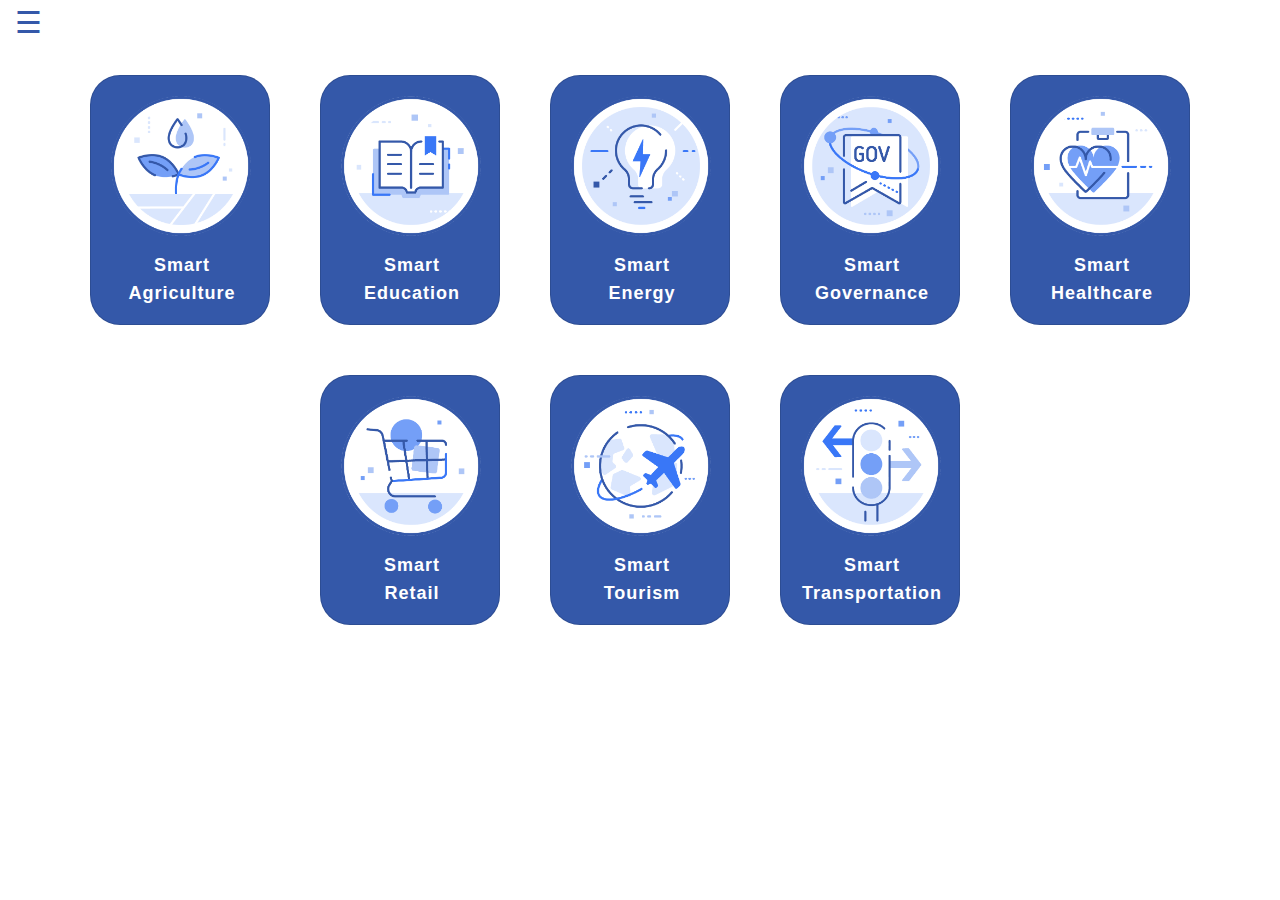
<file: 8class.html>
<!DOCTYPE html>
<html lang="en">

<head>
    <meta charset="UTF-8">
    <meta name="viewport" content="width=device-width, initial-scale=1.0">
    <meta http-equiv="X-UA-Compatible" content="ie=edge">
    <title>8class</title>
    <link rel="stylesheet" href="/css/bootstrap.css">
    <link rel="stylesheet" href="/css/main.css">
    <link rel="stylesheet" href="./css/class_card.css">
    <script src="./js/jquery.min.js"></script>
    <script src="./js/bootstrap.min.js"></script>
    <!--    <script src="js/loadjson.js"></script>-->
    <script src="/js/app.js"></script>
</head>

<body>
    <nav>
        <span class="menu-btn1" onclick="openNav()">&#9776; </span>
        <div id="mySidenav" class="sidenav">
            <a href="javascript:void(0)" class="closebtn" onclick="closeNav()">&times;</a>
            <a href="./index.html" class="home">Home</a>
            <div class="panel-group" id="accordion">
                <div class="panel panel-default">
                    <div class="panel-heading">
                        <h4 class="panel-title">
                            <a data-toggle="collapse" data-parent="#accordion" href="#collapseOne">
                                8 Categories of Smart Solutions
                            </a>
                        </h4>
                    </div>
                    <div id="collapseOne" class="panel-collapse collapse in">
                        <div class="panel-body">
                            <div class="dropdown">
                                <ul class="class">
                                    <div class="line"></div>
                                    <a href="./Service_company/Agriculture.html">Smart Agriculture</a>
                                    <a href="./Service_company/Education.html">Smart Education</a>
                                    <a href="./Service_company/Energy.html">Smart Energy</a>
                                    <a href="./Service_company/Governance.html">Smart Governance</a>
                                    <a href="./Service_company/Healthcare.html">Smart Healthcare</a>
                                    <a href="./Service_company/Retail.html">Smart Retail</a>
                                    <a href="./Service_company/Tourism.html">Smart Tourism</a>
                                    <a href="./Service_company/Transportation.html">Smart Transportation</a>
                                </ul>
                            </div>
                        </div>
                    </div>
                </div>
            </div>
        </div>
    </nav>
    <div class="cards">
        <a href="./Service_company/Agriculture.html" class="card">
            <div class="card-image">
                <img class="" src="./public/icon8/icon8_A.png" alt="">
            </div>
            <div class="card-body">
                <div>Smart</div>
                <div>Agriculture</div>
            </div>
        </a>
        <a href="./Service_company/Education.html" class="card">
            <div class="card-image">
                <img class="" src="./public/icon8/icon8_B.png" alt="">
            </div>
            <div class="card-body">
                <div>Smart</div>
                <div>Education</div>
            </div>
        </a>
        <a href="./Service_company/Energy.html" class="card">
            <div class="card-image">
                <img class="" src="./public/icon8/icon8_C.png" alt="">
            </div>
            <div class="card-body">
                <div>Smart</div>
                <div>Energy</div>
            </div>
        </a>
        <a href="./Service_company/Governance.html" class="card">
            <div class="card-image">
                <img class="" src="./public/icon8/icon8_D.png" alt="">
            </div>
            <div class="card-body">
                <div>Smart</div>
                <div>Governance</div>
            </div>
        </a>
        <a href="./Service_company/Healthcare.html" class="card">
            <div class="card-image">
                <img class="" src="./public/icon8/icon8_E.png" alt="">
            </div>
            <div class="card-body">
                <div>Smart</div>
                <div>Healthcare</div>
            </div>
        </a>
        <a href="./Service_company/Retail.html" class="card">
            <div class="card-image">
                <img class="" src="./public/icon8/icon8_F.png" alt="">
            </div>
            <div class="card-body">
                <div>Smart</div>
                <div>Retail</div>
            </div>
        </a>
        <a href="./Service_company/Tourism.html" class="card">
            <div class="card-image">
                <img class="" src="./public/icon8/icon8_G.png" alt="">
            </div>
            <div class="card-body">
                <div>Smart</div>
                <div>Tourism</div>
            </div>
        </a>
        <a href="./Service_company/Transportation.html" class="card">
            <div class="card-image">
                <img class="" src="./public/icon8/icon8_H.png" alt="">
            </div>
            <div class="card-body">
                <div>Smart</div>
                <div>Transportation</div>
            </div>
        </a>
    </div>

</body>

</html>
</file>
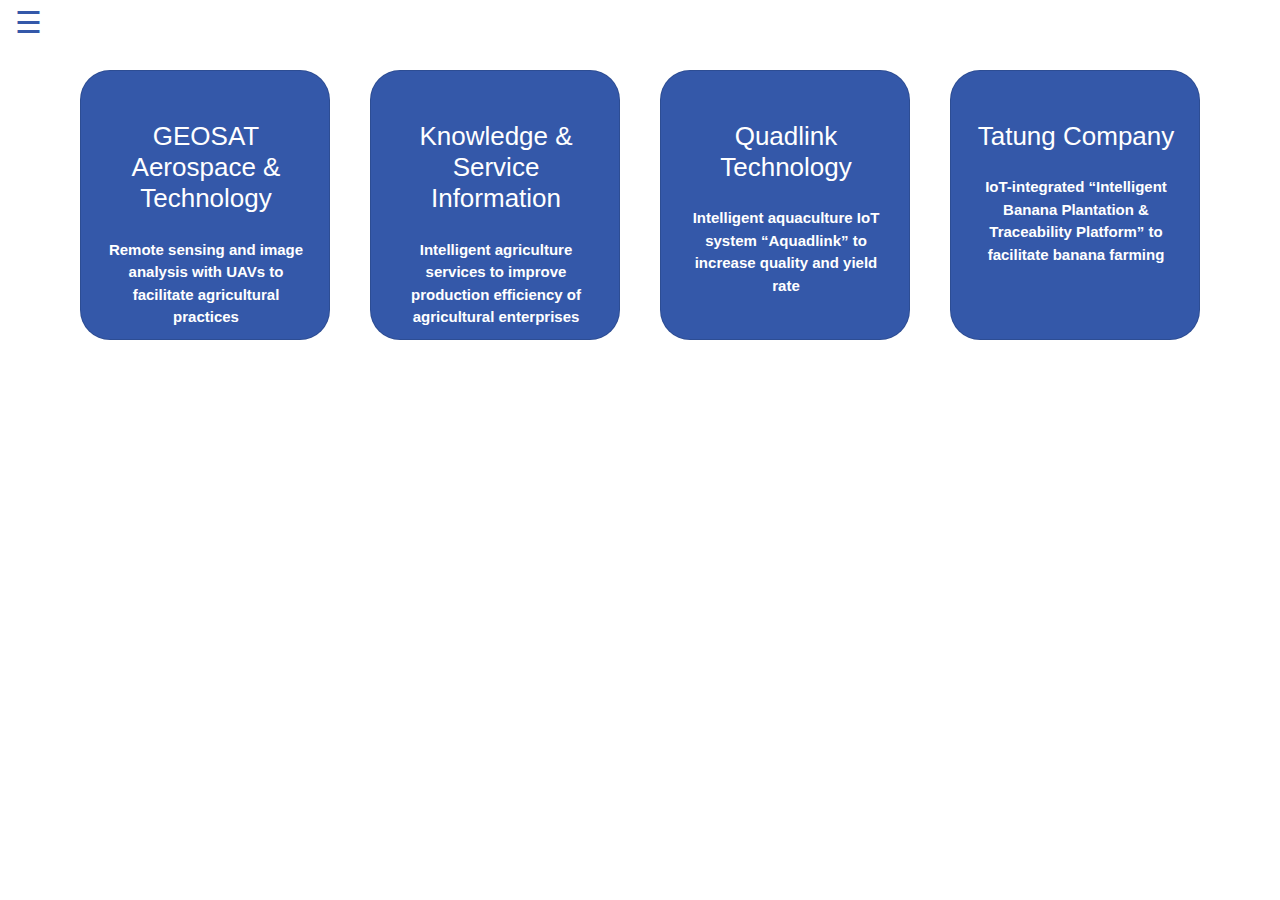
<file: Service_company/Agriculture.html>
<!DOCTYPE html>
<html lang="en">

<head>
    <meta charset="UTF-8">
    <meta name="viewport" content="width=device-width, initial-scale=1.0">
    <meta http-equiv="X-UA-Compatible" content="ie=edge">
    <title>service_company</title>
    <link rel="stylesheet" href="../css/bootstrap.css">
    <link rel="stylesheet" href="../css/main.css">
    <link rel="stylesheet" href="../css/company_card.css">
    <script src="../js/jquery.min.js"></script>
    <script src="../js/bootstrap.min.js"></script>
    <!--    <script src="../js/loadjson.js"></script>-->
    <script src="../js/app.js"></script>
</head>

<body>
    <nav>
        <span class="menu-btn1" onclick="openNav()">&#9776; </span>
        <div id="mySidenav" class="sidenav">
            <a href="javascript:void(0)" class="closebtn" onclick="closeNav()">&times;</a>
            <a href="../index.html" class="home">Home</a>
            <div class="panel-group" id="accordion">
                <div class="panel panel-default">
                    <div class="panel-heading">
                        <h4 class="panel-title">
                            <a data-toggle="collapse" data-parent="#accordion" href="#collapseOne">
                                8 Categories of Smart Solutions
                            </a>
                        </h4>
                    </div>
                    <div id="collapseOne" class="panel-collapse collapse in">
                        <div class="panel-body">
                            <div class="dropdown">
                                <ul class="class">
                                    <div class="line"></div>
                                    <a href="./Agriculture.html">Smart Agriculture</a>
                                    <a href="./Education.html">Smart Education</a>
                                    <a href="./Energy.html">Smart Energy</a>
                                    <a href="./Governance.html">Smart Governance</a>
                                    <a href="./Healthcare.html">Smart Healthcare</a>
                                    <a href="./Retail.html">Smart Retail</a>
                                    <a href="./Tourism.html">Smart Tourism</a>
                                    <a href="./Transportation.html">Smart Transportation</a>
                                </ul>
                            </div>
                        </div>
                    </div>
                </div>
            </div>
        </div>
    </nav>
    <div class="cards">
        <a href="../Detailed_case.html?id=1" class="card">
            <div class="card-body">
                <h3>GEOSAT Aerospace & Technology</h3>
                <p>Remote sensing and image analysis with UAVs to facilitate agricultural practices </p>
            </div>
        </a>
        <a href="../Detailed_case.html?id=2" class="card">
            <div class="card-body">
                <h3>Knowledge & Service Information</h3>
                <p>Intelligent agriculture services to improve production efficiency of agricultural enterprises</p>
            </div>
        </a>
        <a href="../Detailed_case.html?id=3" class="card">
            <!--            <img class="Company-logo" src="https://picsum.photos/190/100?image=103" alt="">-->
            <div class="card-body">
                <h3>Quadlink Technology</h3>
                <p>Intelligent aquaculture IoT system “Aquadlink” to increase quality and yield rate</p>
            </div>
        </a>
        <a href="../Detailed_case.html?id=4" class="card">
            <div class="card-body">
                <h3>Tatung Company</h3>
                <p>IoT-integrated “Intelligent Banana Plantation & Traceability Platform” to facilitate banana farming</p>
            </div>
        </a>
        <!-- <a href="../Detailed_case.html?id=20" class="card">
            <div class="card-body">
                <h3>LIDAR Technology, GEOSAT Aerospace & Technology</h3>
                <p>The odor sensor on the unmanned aerial vehicle (UAV) sensitive to detect any source of air pollution</p>
            </div>
        </a>
        <a href="../Detailed_case.html?id=22" class="card">
            <div class="card-body">
                <h3>Knowledge & Service Information</h3>
                <p> • Header: Intelligent agriculture services to improve production efficiency of agricultural
                    enterprises</p>
            </div>
        </a> -->
    </div>

</body>

</html>
</file>
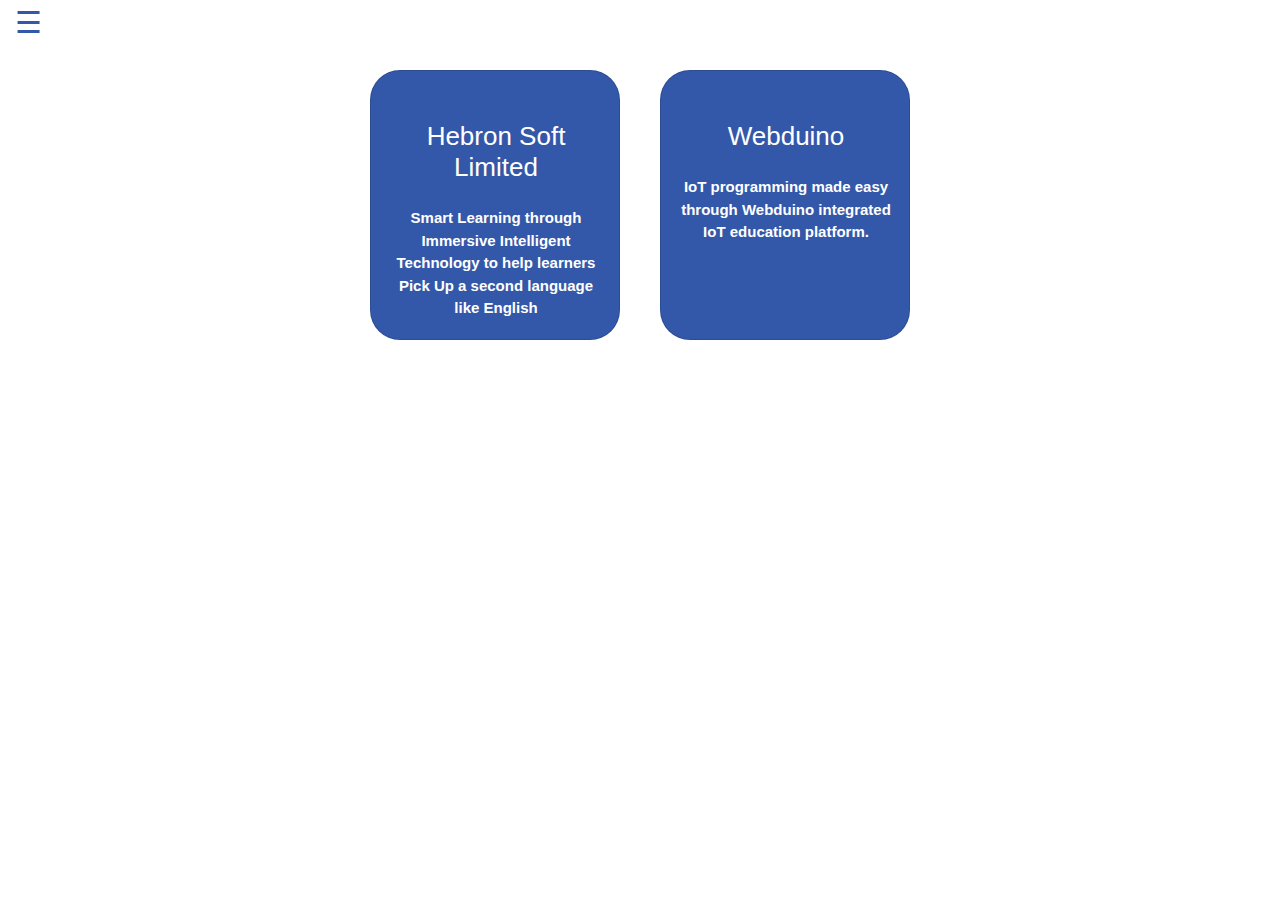
<file: Service_company/Education.html>
<!DOCTYPE html>
<html lang="en">

<head>
    <meta charset="UTF-8">
    <meta name="viewport" content="width=device-width, initial-scale=1.0">
    <meta http-equiv="X-UA-Compatible" content="ie=edge">
    <title>service_company</title>
    <link rel="stylesheet" href="../css/bootstrap.css">
    <link rel="stylesheet" href="../css/main.css">
    <link rel="stylesheet" href="../css/company_card.css">
    <script src="../js/jquery.min.js"></script>
    <script src="../js/bootstrap.min.js"></script>
    <!--    <script src="../js/loadjson.js"></script>-->
    <script src="../js/app.js"></script>
</head>

<body>
    <nav>
        <span class="menu-btn1" onclick="openNav()">&#9776; </span>
        <div id="mySidenav" class="sidenav">
            <a href="javascript:void(0)" class="closebtn" onclick="closeNav()">&times;</a>
            <a href="../index.html" class="home">Home</a>
            <div class="panel-group" id="accordion">
                <div class="panel panel-default">
                    <div class="panel-heading">
                        <h4 class="panel-title">
                            <a data-toggle="collapse" data-parent="#accordion" href="#collapseOne">
                                8 Categories of Smart Solutions
                            </a>
                        </h4>
                    </div>
                    <div id="collapseOne" class="panel-collapse collapse in">
                        <div class="panel-body">
                            <div class="dropdown">
                                <ul class="class">
                                    <div class="line"></div>
                                    <a href="./Agriculture.html">Smart Agriculture</a>
                                    <a href="./Education.html">Smart Education</a>
                                    <a href="./Energy.html">Smart Energy</a>
                                    <a href="./Governance.html">Smart Governance</a>
                                    <a href="./Healthcare.html">Smart Healthcare</a>
                                    <a href="./Retail.html">Smart Retail</a>
                                    <a href="./Tourism.html">Smart Tourism</a>
                                    <a href="./Transportation.html">Smart Transportation</a>
                                </ul>
                            </div>
                        </div>
                    </div>
                </div>
            </div>
        </div>
    </nav>
    <div class="cards">
        <a href="../Detailed_case.html?id=5" class="card">
            <div class="card-body">
                <h3>Hebron Soft Limited</h3>
                <p>Smart Learning through Immersive Intelligent Technology to help learners Pick Up a second language
                    like English</p>
            </div>
        </a>
        <a href="../Detailed_case.html?id=6" class="card">
            <div class="card-body">
                <h3>Webduino</h3>
                <p>IoT programming made easy through Webduino integrated IoT education platform.</p>
            </div>
        </a>
        <!-- <a href="../Detailed_case.html?id=42" class="card">
            <div class="card-body">
                <h3>Webduino</h3>
                <p>IoT programming made easy through Webduino integrated IoT education platform.</p>
            </div>
        </a> -->


    </div>

</body>

</html>
</file>
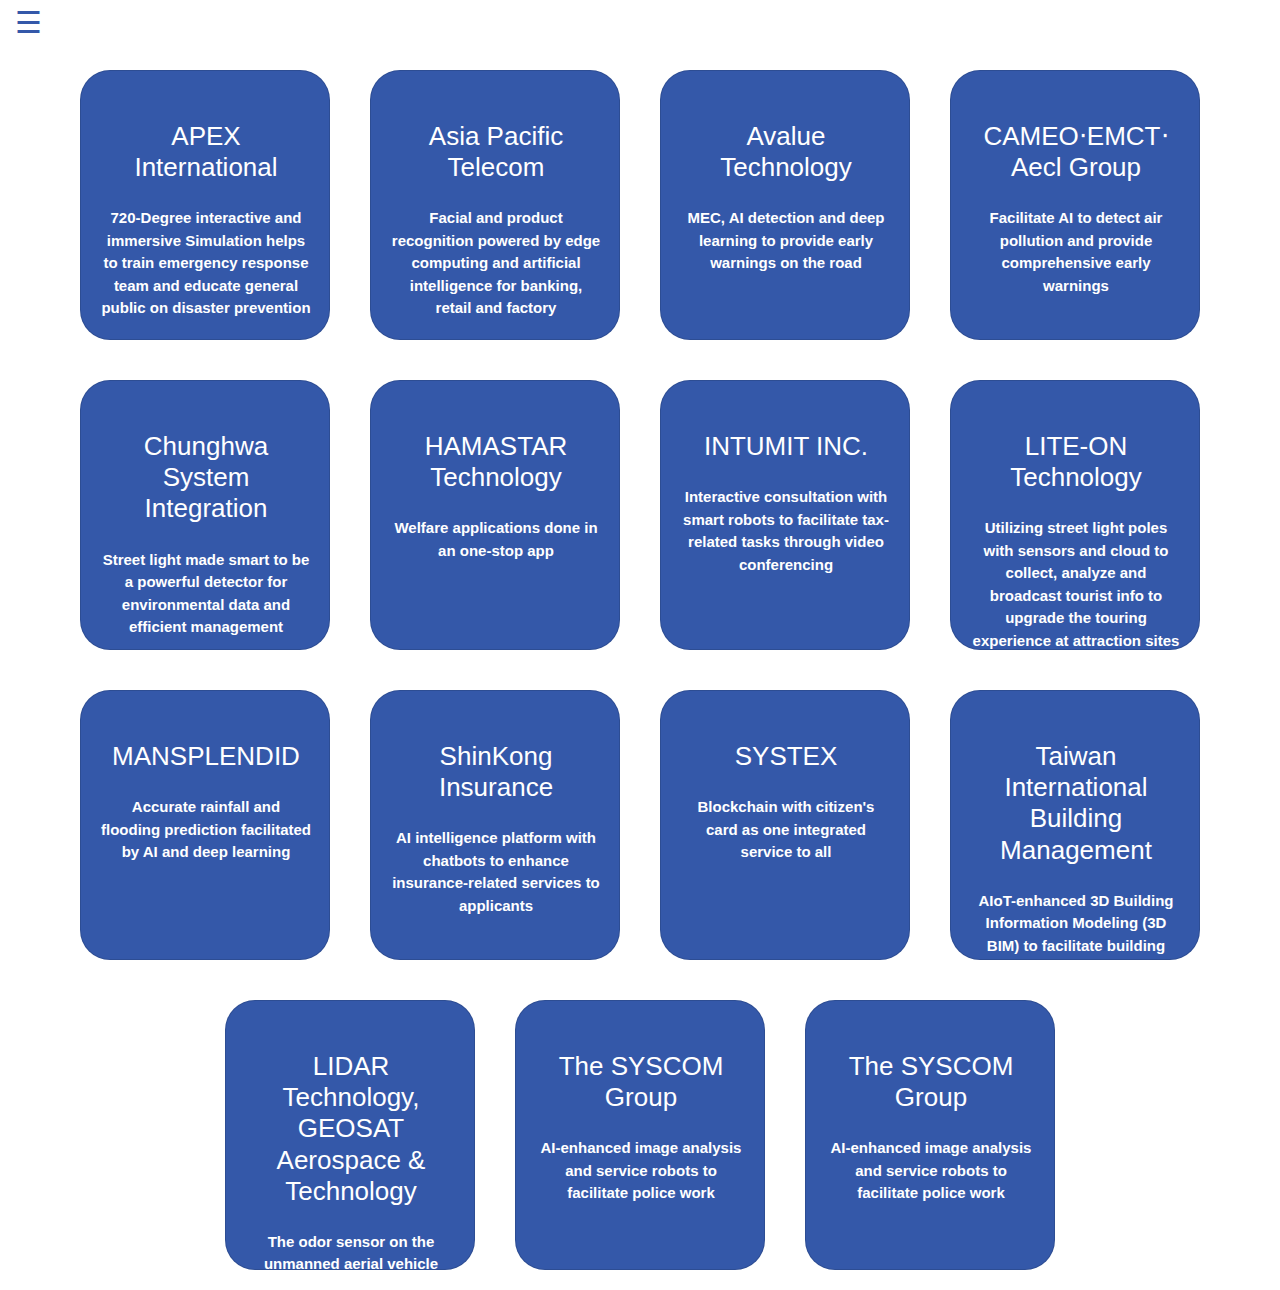
<file: Service_company/Governance.html>
<!DOCTYPE html>
<html lang="en">

<head>
    <meta charset="UTF-8">
    <meta name="viewport" content="width=device-width, initial-scale=1.0">
    <meta http-equiv="X-UA-Compatible" content="ie=edge">
    <title>service_company</title>
    <link rel="stylesheet" href="../css/bootstrap.css">
    <link rel="stylesheet" href="../css/main.css">
    <link rel="stylesheet" href="../css/company_card.css">
    <script src="../js/jquery.min.js"></script>
    <script src="../js/bootstrap.min.js"></script>
    <!--    <script src="../js/loadjson.js"></script>-->
    <script src="../js/app.js"></script>
</head>

<body>
    <nav>
        <span class="menu-btn1" onclick="openNav()">&#9776; </span>
        <div id="mySidenav" class="sidenav">
            <a href="javascript:void(0)" class="closebtn" onclick="closeNav()">&times;</a>
            <a href="../index.html" class="home">Home</a>
            <div class="panel-group" id="accordion">
                <div class="panel panel-default">
                    <div class="panel-heading">
                        <h4 class="panel-title">
                            <a data-toggle="collapse" data-parent="#accordion" href="#collapseOne">
                                8 Categories of Smart Solutions
                            </a>
                        </h4>
                    </div>
                    <div id="collapseOne" class="panel-collapse collapse in">
                        <div class="panel-body">
                            <div class="dropdown">
                                <ul class="class">
                                    <div class="line"></div>
                                    <a href="./Agriculture.html">Smart Agriculture</a>
                                    <a href="./Education.html">Smart Education</a>
                                    <a href="./Energy.html">Smart Energy</a>
                                    <a href="./Governance.html">Smart Governance</a>
                                    <a href="./Healthcare.html">Smart Healthcare</a>
                                    <a href="./Retail.html">Smart Retail</a>
                                    <a href="./Tourism.html">Smart Tourism</a>
                                    <a href="./Transportation.html">Smart Transportation</a>
                                </ul>
                            </div>
                        </div>
                    </div>
                </div>
            </div>
        </div>
    </nav>
    <div class="cards">
        <a href="../Detailed_case.html?id=8" class="card">
            <div class="card-body">
                <h3>APEX International</h3>
                <p>720-Degree interactive and immersive Simulation helps to train emergency response team and educate
                    general public on disaster prevention</p>
            </div>
        </a>
        <a href="../Detailed_case.html?id=9" class="card">
            <div class="card-body">
                <h3>Asia Pacific Telecom</h3>
                <p>Facial and product recognition powered by edge computing and artificial intelligence for banking,
                    retail and factory </p>
            </div>
        </a>
        <a href="../Detailed_case.html?id=10" class="card">
            <div class="card-body">
                <h3>Avalue Technology</h3>
                <p>MEC, AI detection and deep learning to provide early warnings on the road</p>
            </div>
        </a>
        <a href="../Detailed_case.html?id=11" class="card">
            <div class="card-body">
                <h3>CAMEO‧EMCT‧Aecl Group</h3>
                <p>Facilitate AI to detect air pollution and provide comprehensive early warnings</p>
            </div>
        </a>
        <a href="../Detailed_case.html?id=12" class="card">
            <div class="card-body">
                <h3>Chunghwa System Integration</h3>
                <p>Street light made smart to be a powerful detector for environmental data and efficient management
                </p>
            </div>
        </a>
        <a href="../Detailed_case.html?id=13" class="card">
            <div class="card-body">
                <h3>HAMASTAR Technology</h3>
                <p>Welfare applications done in an one-stop app</p>
            </div>
        </a>
        <a href="../Detailed_case.html?id=14" class="card">
            <div class="card-body">
                <h3>INTUMIT INC.</h3>
                <p>Interactive consultation with smart robots to facilitate tax-related tasks through video conferencing</p>
            </div>
        </a>
        <a href="../Detailed_case.html?id=15" class="card">
            <div class="card-body">
                <h3>LITE-ON Technology</h3>
                <p>Utilizing street light poles with sensors and cloud to collect, analyze and broadcast tourist info
                    to upgrade the touring experience at attraction sites </p>
            </div>
        </a>
        <a href="../Detailed_case.html?id=16" class="card">
            <div class="card-body">
                <h3>MANSPLENDID</h3>
                <p>Accurate rainfall and flooding prediction facilitated by AI and deep learning</p>
            </div>
        </a>
        <a href="../Detailed_case.html?id=17" class="card">
            <div class="card-body">
                <h3>ShinKong Insurance</h3>
                <p>AI intelligence platform with chatbots to enhance insurance-related services to applicants</p>
            </div>
        </a>
        <a href="../Detailed_case.html?id=18" class="card">
            <div class="card-body">
                <h3>SYSTEX</h3>
                <p>Blockchain with citizen's card as one integrated service to all</p>
            </div>
        </a>
        <a href="../Detailed_case.html?id=19" class="card">
            <div class="card-body">
                <h3>Taiwan International Building Management</h3>
                <p>AIoT-enhanced 3D Building Information Modeling (3D BIM) to facilitate building management </p>
            </div>
        </a>
        <a href="../Detailed_case.html?id=20" class="card">
            <div class="card-body">
                <h3>LIDAR Technology, GEOSAT Aerospace & Technology</h3>
                <p>The odor sensor on the unmanned aerial vehicle (UAV)  sensitive to detect any source of air pollution</p>
            </div>
        </a>
        <a href="../Detailed_case.html?id=21" class="card">
            <div class="card-body">
                <h3>The SYSCOM Group</h3>
                <p>AI-enhanced image analysis and service robots to facilitate police work </p>
            </div>
        </a>
        <a href="../Detailed_case.html?id=22" class="card">
            <div class="card-body">
                <h3>The SYSCOM Group</h3>
                <p>AI-enhanced image analysis and service robots to facilitate police work </p>
            </div>
        </a>
        <!-- <a href="../Detailed_case.html?id=49" class="card">
            <div class="card-body">
                <h3>LITE-ON Technology</h3>
                <p>Utilizing street light poles with sensors and cloud to collect, analyze and broadcast tourist info
                    to upgrade the touring experience at attraction sites </p>
            </div>
        </a> -->
    </div>

</body>

</html>
</file>
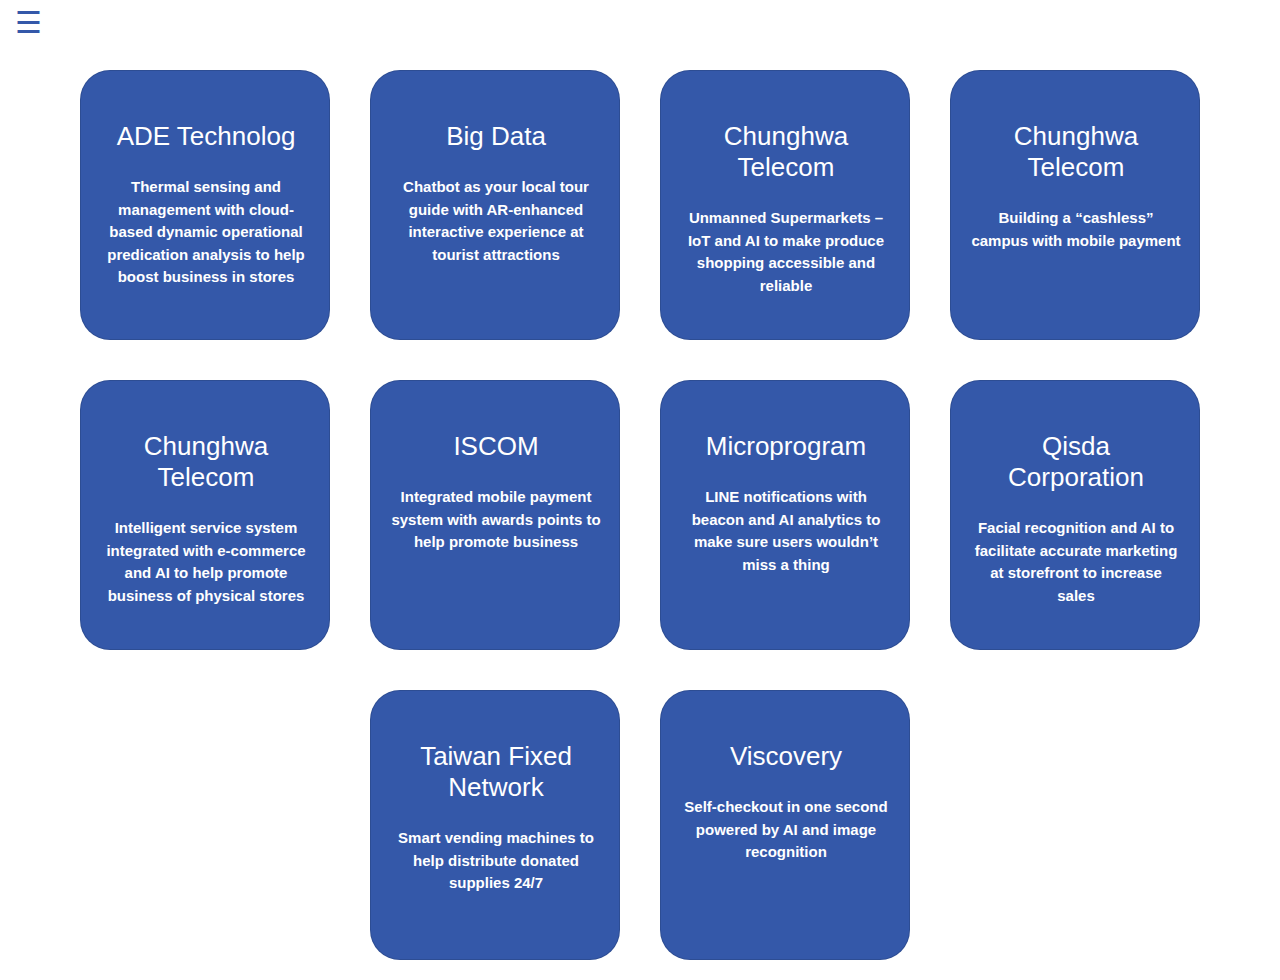
<file: Service_company/Retail.html>
<!DOCTYPE html>
<html lang="en">

<head>
    <meta charset="UTF-8">
    <meta name="viewport" content="width=device-width, initial-scale=1.0">
    <meta http-equiv="X-UA-Compatible" content="ie=edge">
    <title>service_company</title>
    <link rel="stylesheet" href="../css/bootstrap.css">
    <link rel="stylesheet" href="../css/main.css">
    <link rel="stylesheet" href="../css/company_card.css">
    <script src="../js/jquery.min.js"></script>
    <script src="../js/bootstrap.min.js"></script>
    <!--    <script src="../js/loadjson.js"></script>-->
    <script src="../js/app.js"></script>
</head>

<body>
    <nav>
        <span class="menu-btn1" onclick="openNav()">&#9776; </span>
        <div id="mySidenav" class="sidenav">
            <a href="javascript:void(0)" class="closebtn" onclick="closeNav()">&times;</a>
            <a href="../index.html" class="home">Home</a>
            <div class="panel-group" id="accordion">
                <div class="panel panel-default">
                    <div class="panel-heading">
                        <h4 class="panel-title">
                            <a data-toggle="collapse" data-parent="#accordion" href="#collapseOne">
                                8 Categories of Smart Solutions
                            </a>
                        </h4>
                    </div>
                    <div id="collapseOne" class="panel-collapse collapse in">
                        <div class="panel-body">
                            <div class="dropdown">
                                <ul class="class">
                                    <div class="line"></div>
                                    <a href="./Agriculture.html">Smart Agriculture</a>
                                    <a href="./Education.html">Smart Education</a>
                                    <a href="./Energy.html">Smart Energy</a>
                                    <a href="./Governance.html">Smart Governance</a>
                                    <a href="./Healthcare.html">Smart Healthcare</a>
                                    <a href="./Retail.html">Smart Retail</a>
                                    <a href="./Tourism.html">Smart Tourism</a>
                                    <a href="./Transportation.html">Smart Transportation</a>
                                </ul>
                            </div>
                        </div>
                    </div>
                </div>
            </div>
        </div>
    </nav>
    <div class="cards">
        <!-- <a href="../Detailed_case.html?id=18" class="card">
            <div class="card-body">
                <h3>SYSTEX</h3>
                <p>Blockchain with citizen’s card as one integrated service to all</p>
            </div>
        </a> -->
        <a href="../Detailed_case.html?id=41" class="card">
            <div class="card-body">
                <h3>ADE Technolog</h3>
                <p>Thermal sensing and management with cloud-based dynamic operational predication analysis to help
                    boost business in stores</p>
            </div>
        </a>
        <a href="../Detailed_case.html?id=42" class="card">
            <div class="card-body">
                <h3>Big Data</h3>
                <p>Chatbot as your local tour guide with AR-enhanced interactive experience at tourist attractions</p>
            </div>
        </a>
        <a href="../Detailed_case.html?id=43" class="card">
            <div class="card-body">
                <h3>Chunghwa Telecom</h3>
                <p>Unmanned Supermarkets – IoT and AI to make produce shopping accessible and reliable</p>
            </div>
        </a>
        <a href="../Detailed_case.html?id=44" class="card">
            <div class="card-body">
                <h3>Chunghwa Telecom</h3>
                <p>Building a “cashless” campus with mobile payment</p>
            </div>
        </a>
        <a href="../Detailed_case.html?id=45" class="card">
            <div class="card-body">
                <h3>Chunghwa Telecom</h3>
                <p>Intelligent service system integrated with e-commerce and AI to help promote business of physical stores</p>
            </div>
        </a>
        <a href="../Detailed_case.html?id=46" class="card">
            <div class="card-body">
                <h3>ISCOM</h3>
                <p>Integrated mobile payment system with awards points to help promote business</p>
            </div>
        </a>
        <a href="../Detailed_case.html?id=47" class="card">
            <div class="card-body">
                <h3>Microprogram</h3>
                <p>LINE notifications with beacon and AI analytics to make sure users wouldn’t miss a thing</p>
            </div>
        </a>
        <a href="../Detailed_case.html?id=48" class="card">
            <div class="card-body">
                <h3>Qisda Corporation</h3>
                <p>Facial recognition and AI to facilitate accurate marketing at storefront to increase sales </p>
            </div>
        </a>
        <a href="../Detailed_case.html?id=49" class="card">
            <div class="card-body">
                <h3>Taiwan Fixed Network</h3>
                <p>Smart vending machines to help distribute donated supplies 24/7</p>
            </div>
        </a>
        <a href="../Detailed_case.html?id=50" class="card">
            <div class="card-body">
                <h3>Viscovery</h3>
                <p>Self-checkout in one second powered by AI and image recognition </p>
            </div>
        </a>
        <!-- <a href="../Detailed_case.html?id=58" class="card">
            <div class="card-body">
                <h3>Viscovery</h3>
                <p>Self-checkout in one second powered by AI and image recognition </p>
            </div>
        </a> -->
    </div>

</body>

</html>
</file>
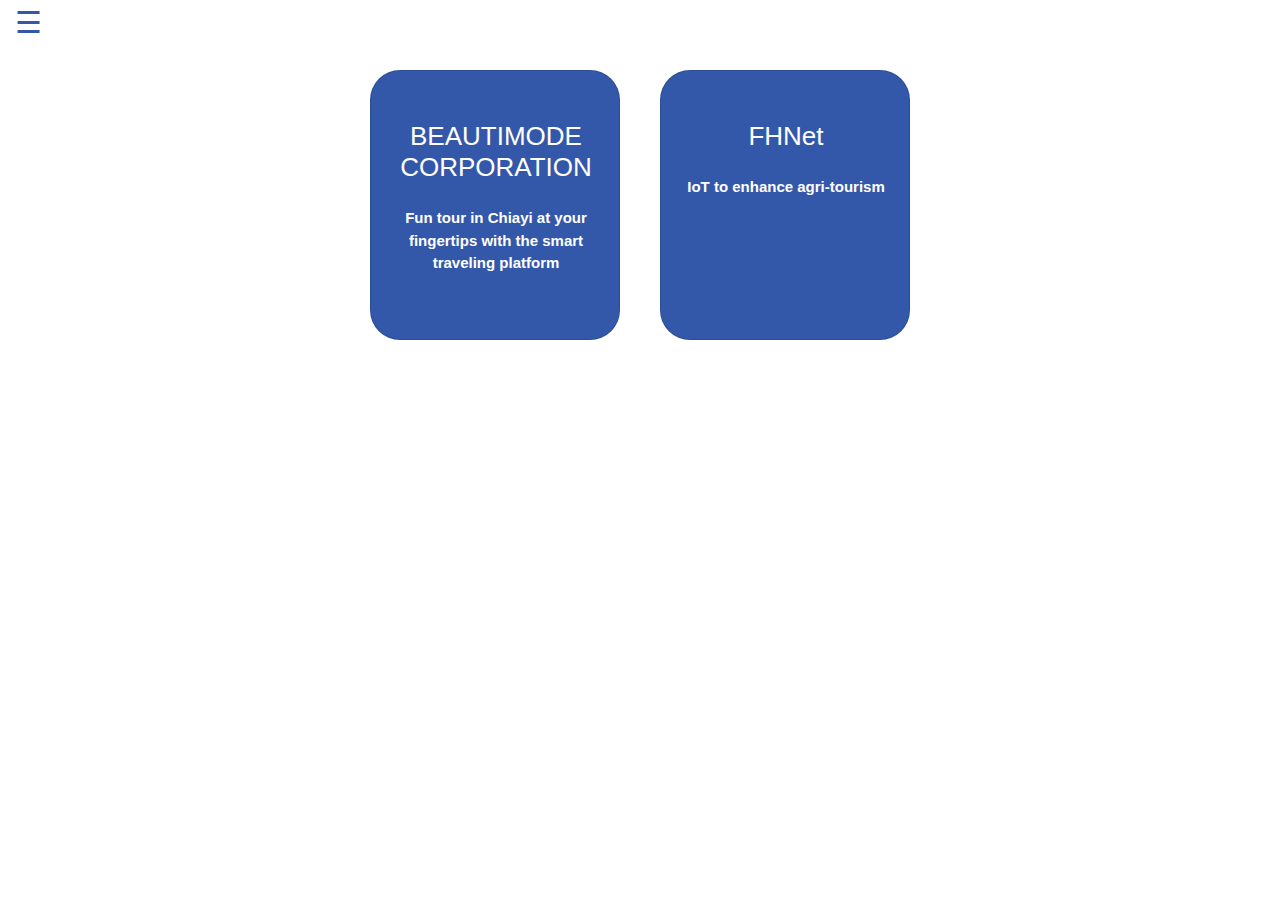
<file: Service_company/Tourism.html>
<!DOCTYPE html>
<html lang="en">

<head>
    <meta charset="UTF-8">
    <meta name="viewport" content="width=device-width, initial-scale=1.0">
    <meta http-equiv="X-UA-Compatible" content="ie=edge">
    <title>service_company</title>
    <link rel="stylesheet" href="../css/bootstrap.css">
    <link rel="stylesheet" href="../css/main.css">
    <link rel="stylesheet" href="../css/company_card.css">
    <script src="../js/jquery.min.js"></script>
    <script src="../js/bootstrap.min.js"></script>
    <!--    <script src="../js/loadjson.js"></script>-->
    <script src="../js/app.js"></script>
</head>

<body>
    <nav>
        <span class="menu-btn1" onclick="openNav()">&#9776; </span>
        <div id="mySidenav" class="sidenav">
            <a href="javascript:void(0)" class="closebtn" onclick="closeNav()">&times;</a>
            <a href="../index.html" class="home">Home</a>
            <div class="panel-group" id="accordion">
                <div class="panel panel-default">
                    <div class="panel-heading">
                        <h4 class="panel-title">
                            <a data-toggle="collapse" data-parent="#accordion" href="#collapseOne">
                                8 Categories of Smart Solutions
                            </a>
                        </h4>
                    </div>
                    <div id="collapseOne" class="panel-collapse collapse in">
                        <div class="panel-body">
                            <div class="dropdown">
                                <ul class="class">
                                    <div class="line"></div>
                                    <a href="./Agriculture.html">Smart Agriculture</a>
                                    <a href="./Education.html">Smart Education</a>
                                    <a href="./Energy.html">Smart Energy</a>
                                    <a href="./Governance.html">Smart Governance</a>
                                    <a href="./Healthcare.html">Smart Healthcare</a>
                                    <a href="./Retail.html">Smart Retail</a>
                                    <a href="./Tourism.html">Smart Tourism</a>
                                    <a href="./Transportation.html">Smart Transportation</a>
                                </ul>
                            </div>
                        </div>
                    </div>
                </div>
            </div>
        </div>
    </nav>
    <div class="cards">
        <!-- <a href="../Detailed_case.html?id=44" class="card">
            <div class="card-body">
                <h3>Bigdata Co., Ltd.</h3>
                <p>Chatbot as your local tour guide with AR-enhanced interactive experience at tourist attractions</p>
            </div>
        </a> -->
        <a href="../Detailed_case.html?id=51" class="card">
            <div class="card-body">
                <h3>BEAUTIMODE CORPORATION</h3>
                <p>Fun tour in Chiayi at your fingertips with the smart traveling platform </p>
            </div>
        </a>
        <a href="../Detailed_case.html?id=52" class="card">
            <div class="card-body">
                <h3>FHNet</h3>
                <p>IoT to enhance agri-tourism</p>
            </div>
        </a>
    </div>

</body>

</html>
</file>
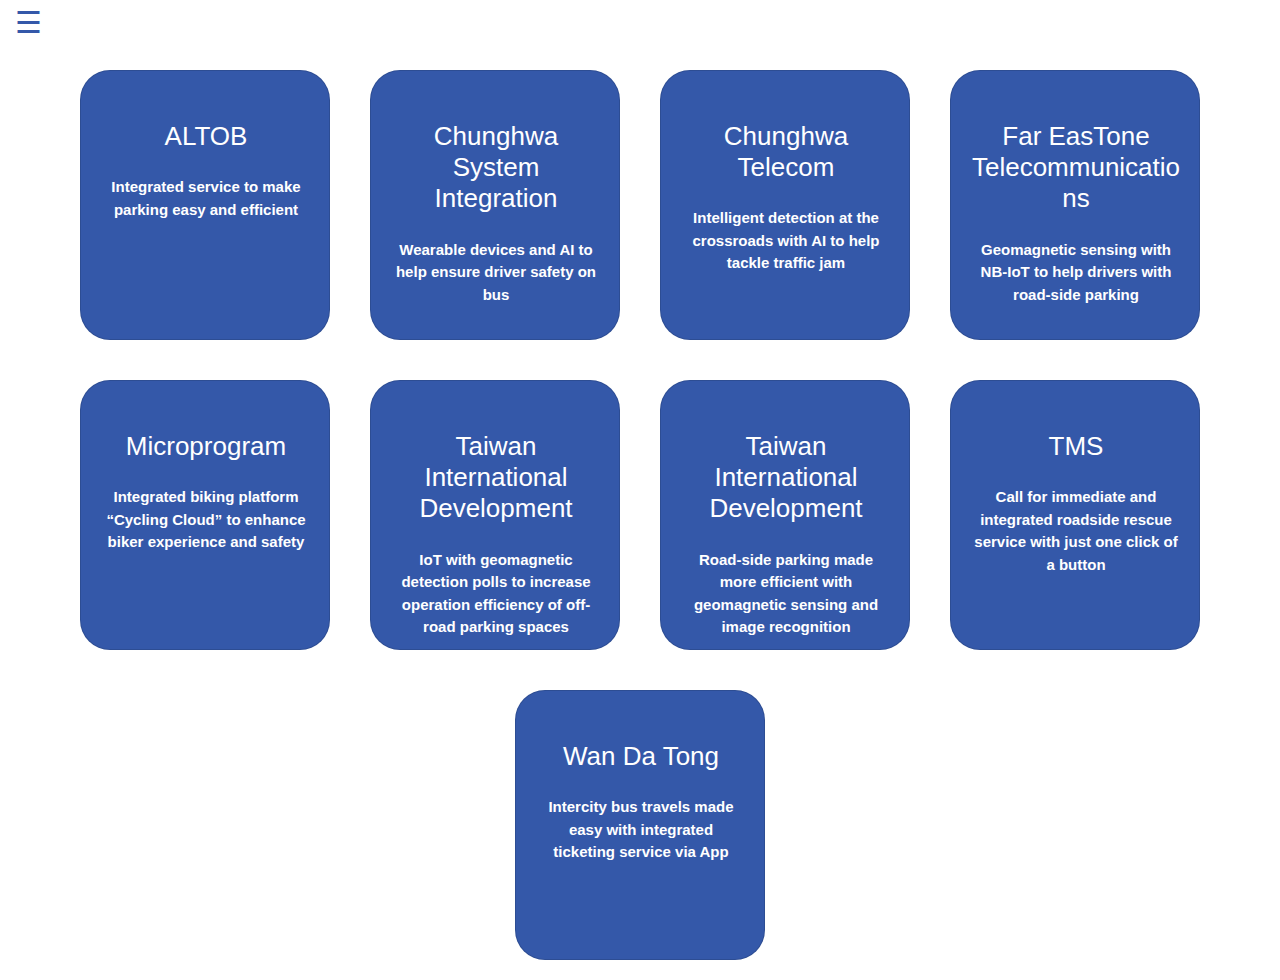
<file: Service_company/Transportation.html>
<!DOCTYPE html>
<html lang="en">

<head>
    <meta charset="UTF-8">
    <meta name="viewport" content="width=device-width, initial-scale=1.0">
    <meta http-equiv="X-UA-Compatible" content="ie=edge">
    <title>service_company</title>
    <link rel="stylesheet" href="../css/bootstrap.css">
    <link rel="stylesheet" href="../css/main.css">
    <link rel="stylesheet" href="../css/company_card.css">
    <script src="../js/jquery.min.js"></script>
    <script src="../js/bootstrap.min.js"></script>
    <!--    <script src="../js/loadjson.js"></script>-->
    <script src="../js/app.js"></script>
</head>

<body>
    <nav>
        <span class="menu-btn1" onclick="openNav()">&#9776; </span>
        <div id="mySidenav" class="sidenav">
            <a href="javascript:void(0)" class="closebtn" onclick="closeNav()">&times;</a>
            <a href="../index.html" class="home">Home</a>
            <div class="panel-group" id="accordion">
                <div class="panel panel-default">
                    <div class="panel-heading">
                        <h4 class="panel-title">
                            <a data-toggle="collapse" data-parent="#accordion" href="#collapseOne">
                                8 Categories of Smart Solutions
                            </a>
                        </h4>
                    </div>
                    <div id="collapseOne" class="panel-collapse collapse in">
                        <div class="panel-body">
                            <div class="dropdown">
                                <ul class="class">
                                    <div class="line"></div>
                                    <a href="./Agriculture.html">Smart Agriculture</a>
                                    <a href="./Education.html">Smart Education</a>
                                    <a href="./Energy.html">Smart Energy</a>
                                    <a href="./Governance.html">Smart Governance</a>
                                    <a href="./Healthcare.html">Smart Healthcare</a>
                                    <a href="./Retail.html">Smart Retail</a>
                                    <a href="./Tourism.html">Smart Tourism</a>
                                    <a href="./Transportation.html">Smart Transportation</a>
                                </ul>
                            </div>
                        </div>
                    </div>
                </div>
            </div>
        </div>
    </nav>
    <div class="cards">
        <!-- <a href="../Detailed_case.html?id=10" class="card">
            <div class="card-body">
                <h3>Avalue Technology</h3>
                <p>MEC, AI detection and deep learning to provide early warnings on the road </p>
            </div>
        </a> -->
        <a href="../Detailed_case.html?id=53" class="card">
            <div class="card-body">
                <h3>ALTOB</h3>
                <p>Integrated service to make parking easy and efficient </p>
            </div>
        </a>
        <a href="../Detailed_case.html?id=54" class="card">
            <div class="card-body">
                <h3>Chunghwa System Integration</h3>
                <p>Wearable devices and AI to help ensure driver safety on bus</p>
            </div>
        </a>
        <a href="../Detailed_case.html?id=55" class="card">
            <div class="card-body">
                <h3>Chunghwa Telecom</h3>
                <p>Intelligent detection at the crossroads with AI to help tackle traffic jam</p>
            </div>
        </a>
        <a href="../Detailed_case.html?id=56" class="card">
            <div class="card-body">
                <h3>Far EasTone Telecommunications</h3>
                <p>Geomagnetic sensing with NB-IoT to help drivers with road-side parking</p>
            </div>
        </a>
        <a href="../Detailed_case.html?id=57" class="card">
            <div class="card-body">
                <h3>Microprogram</h3>
                <p>Integrated biking platform “Cycling Cloud” to enhance biker experience and safety</p>
            </div>
        </a><a href="../Detailed_case.html?id=58" class="card">
            <div class="card-body">
                <h3>Taiwan International Development</h3>
                <p>IoT with geomagnetic detection polls to increase operation efficiency of off-road parking spaces</p>
            </div>
        </a>
        <a href="../Detailed_case.html?id=59" class="card">
            <div class="card-body">
                <h3>Taiwan International Development</h3>
                <p>Road-side parking made more efficient with geomagnetic sensing and image recognition</p>
            </div>
        </a>
        <a href="../Detailed_case.html?id=60" class="card">
            <div class="card-body">
                <h3>TMS</h3>
                <p>Call for immediate and integrated roadside rescue service with just one click of a button</p>
            </div>
        </a>
        <a href="../Detailed_case.html?id=61" class="card">
            <div class="card-body">
                <h3>Wan Da Tong</h3>
                <p>Intercity bus travels made easy with integrated ticketing service via App</p>
            </div>
        </a>
    </div>

</body>

</html>
</file>
<file: css/main.css>
body {
    font-family: "Lato", sans-serif;
}

.menu-btn1 {
    position: fixed;
    left: 0px;
    position: absolute;
    color: #3458A9;
    background-color: white;
    height: 60px;
    width: 60px;
    font-size: 30px;
    cursor: pointer;
    border: none;
    margin-left: 15px;
    /* z-index: 1; */
}

.sidenav {
    height: 100%;
    width: 0;
    position: fixed;
    z-index: 1;
    top: 0;
    left: 0;
    background-color: #3458A9;
    overflow-x: hidden;
    transition: 0.5s;
    padding-top: 60px;
}

.home {
    margin-top: 20px;
}

.sidenav a,
.dropdown {
    padding: 8px 8px 8px 32px;
    text-decoration: none;
    font-size: 25px;
    color: white;
    display: block;
    transition: 0.3s;
}

.dropdown {
    margin-top: 10px;
    transition: height 2s;
}

.sidenav a:hover {
    color: #f1f1f1;
}

.sidenav .closebtn {
    position: absolute;
    top: 0;
    left: -60px;
    font-size: 36px;
    margin-left: 50px;
}

.line {
    border: 1px solid white;
    width: 180px;
    margin: 10px;
    position: relative;
    left: -50px;
}

.class a {
    font-size: 18px;
}

.dropdown {
    margin-top: 0;
    padding-top: 0;
}

/* .class {
    display: none;
}

.dropdown ul {
    display: none;
}

.dropdown:hover ul {
    display: block;
} */



@media screen and (max-height: 450px) {
    .sidenav {
        padding-top: 15px;
    }

    .sidenav a {
        font-size: 18px;
    }
}
</file>
<file: css/class_card.css>
* {
    box-sizing: border-box;
}


/* my */
.cards {
    /* margin-top: 50px; */
    padding: 40px;
    display: flex;
    flex-flow: row wrap;
    padding-top: 50px;
    justify-content: center;
}

.card {
    margin: 100px;
    position: relative;
    width: 180px;
    height: 250px;
    overflow: hidden;
    border-radius: 30px;

    background-color: #3458A9;
    margin: 25px;
}

.card-body {
    height: 100px;
    width: 180px;
    position: absolute;
    top: 165px;
    left: 0;
    /* display: none; */
    /* opacity: 0; */
    /* z-index: 0; */
    color: rgb(145, 151, 245);
    padding: 10px;
}

.card-body div {
    margin: 1px;
    color: white;
    text-align: center;
    font-size: 18px;
    font-weight: 600;
    font-family: 'Noto Sans TC', 'Poppins', sans-serif;
    letter-spacing: 1px;
    width: 100%;
}

.card:hover {
    background-color: rgb(145, 151, 245);
    transition: 1s;
}

.card:hover .card-body h3 {
    /* display: block; */
    /* opacity: 1; */
    color: red;
    transition: 1s;
}

.card:hover .card-body p {
    /* display: block; */
    /* opacity: 1; */
    color: #3458A9;
    transition: 1s;
}

.card-image img {
    margin-top: 20px;
    margin-left: 20px;
    height: 140px;
    width: 140px;
    border-radius: 70px;
}



@media screen and (max-width: 500px) {
    .cards {
        padding: 0px;
        padding-top: 50px;
        ;
    }

    .card {
        width: 150px;
        margin: 14px;
        height: 200px;
    }

    .card-body {
        top: 125px;
        width: 100%;
    }

    .card-body div {
        font-size: 15px;
        text-align: center;
    }

    .card-image img {
        margin-top: 15px;
        margin-left: 25px;
        height: 100px;
        width: 100px;
        border-radius: 50px;
    }
}
</file>
<file: css/company_card.css>
* {
    box-sizing: border-box;
}


/* my */
.cards {
    display: flex;
    flex-flow: row wrap;
    padding-top: 50px;
    justify-content: center;
}

.card {
    margin: 20px;
    position: relative;
    width: 250px;
    height: 270px;
    overflow: hidden;
    border-radius: 30px;

    background-color: #3458A9;
    /* margin: 25px; */
}

.card img {
    display: block;
}

.card-body {
    width: 250px;
    position: absolute;
    top: 30px;
    left: 0;
    /* display: none; */
    /* opacity: 0; */
    /* z-index: 0; */
    text-align: center;
    color: rgb(145, 151, 245);
}

.card:hover {
    background-color: rgb(145, 151, 245);
    transition: 1s;
}

.card:hover .card-body h3 {
    /* display: block; */
    /* opacity: 1; */
    color: red;
    transition: 1s;
}

.card:hover .card-body p {
    /* display: block; */
    /* opacity: 1; */
    color: #3458A9;
    transition: 1s;
}


.card-image {
    display: center;
    border: 1px solid;
    height: 150px;
    padding: auto;
}

.card-image img {
    height: 100px;
    width: 100px;
    border-radius: 50px;
}

.card-body div {
    color: white;
    text-align: center;
    font-size: 20px;
    font-weight: 600;
    font-family: 'Noto Sans TC', 'Poppins', sans-serif;
    letter-spacing: 1px;
    word-spacing: 10px;
    border: 2px solid;
}

.card-body h3 {
    font-size: 26px;
    color: white;
    margin-bottom: 24px;
}

.card-body p {
    font-size: 15px;
    color: white;
    width: 100%;
    font-weight: 800;
}

.Company-logo {
    height: 50px;
    width: 190px;
    top: 40px;
    left: 30px;

    position: relative;
}


/* @media screen and (max-width: 999.99px) {
    .card {
        width: calc(40%);
        margin: 5%;
    }
} */
</file>
